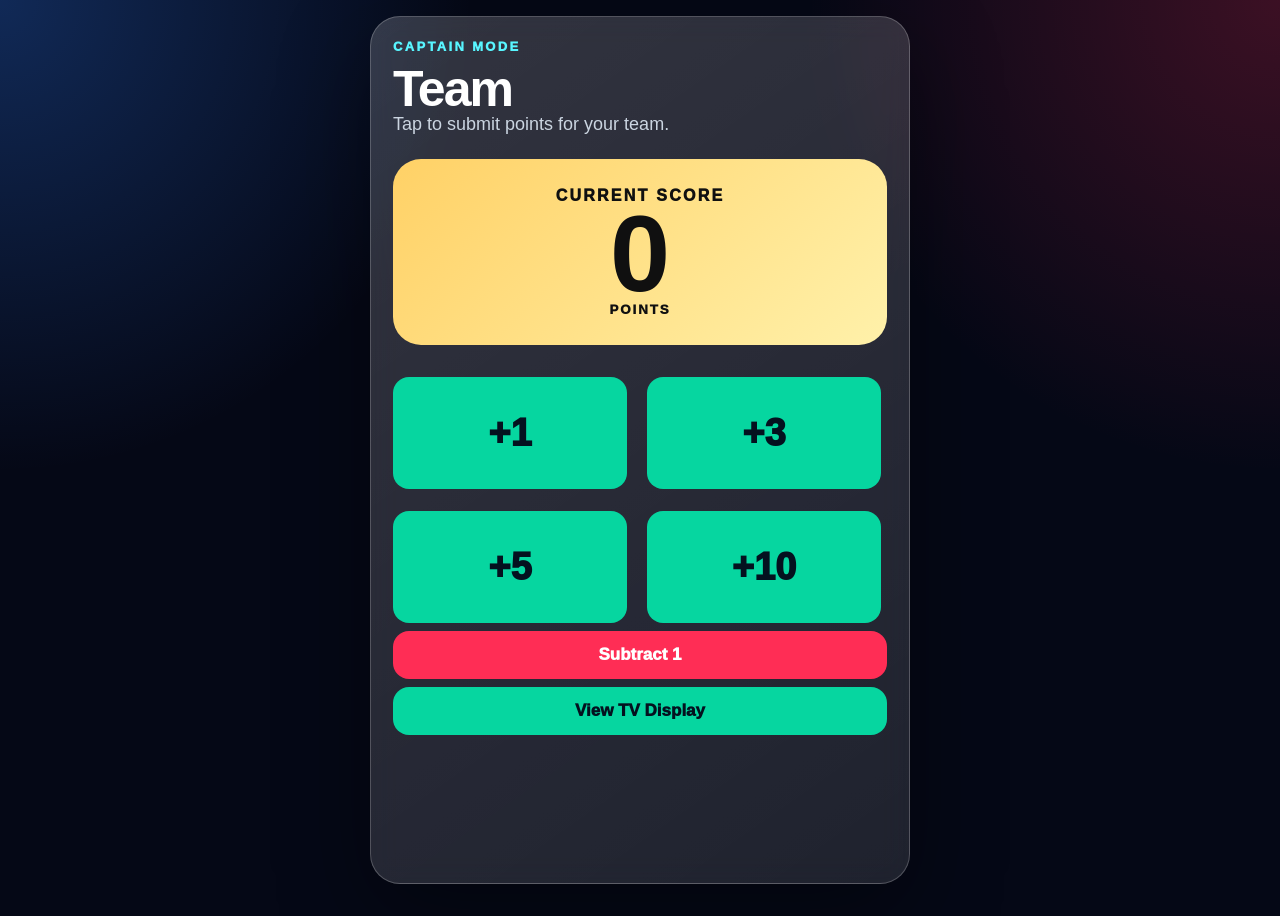
<file: captain.html>
<!DOCTYPE html>
<html lang="en">
<head>
  <meta charset="UTF-8" />
  <meta name="viewport" content="width=device-width, initial-scale=1.0" />
  <title>Captain Score Entry</title>
  <link rel="stylesheet" href="style.css" />
</head>
<body class="captain">
  <div class="captain-shell glass">
    <div class="section-label">Captain Mode</div>
    <h1 id="teamName">Team</h1>
    <p>Tap to submit points for your team.</p>

    <div class="captain-score">
      <span>Current Score</span>
      <strong id="captainScore">0</strong>
      <small>points</small>
    </div>

    <div class="score-buttons">
      <button onclick="captainAdd(1)">+1</button>
      <button onclick="captainAdd(3)">+3</button>
      <button onclick="captainAdd(5)">+5</button>
      <button onclick="captainAdd(10)">+10</button>
    </div>

    <button class="danger full" onclick="captainAdd(-1)">Subtract 1</button>
    <a href="index.html" class="nav-button full-link">View TV Display</a>
  </div>
  <script src="app.js"></script>
</body>
</html>
</file>
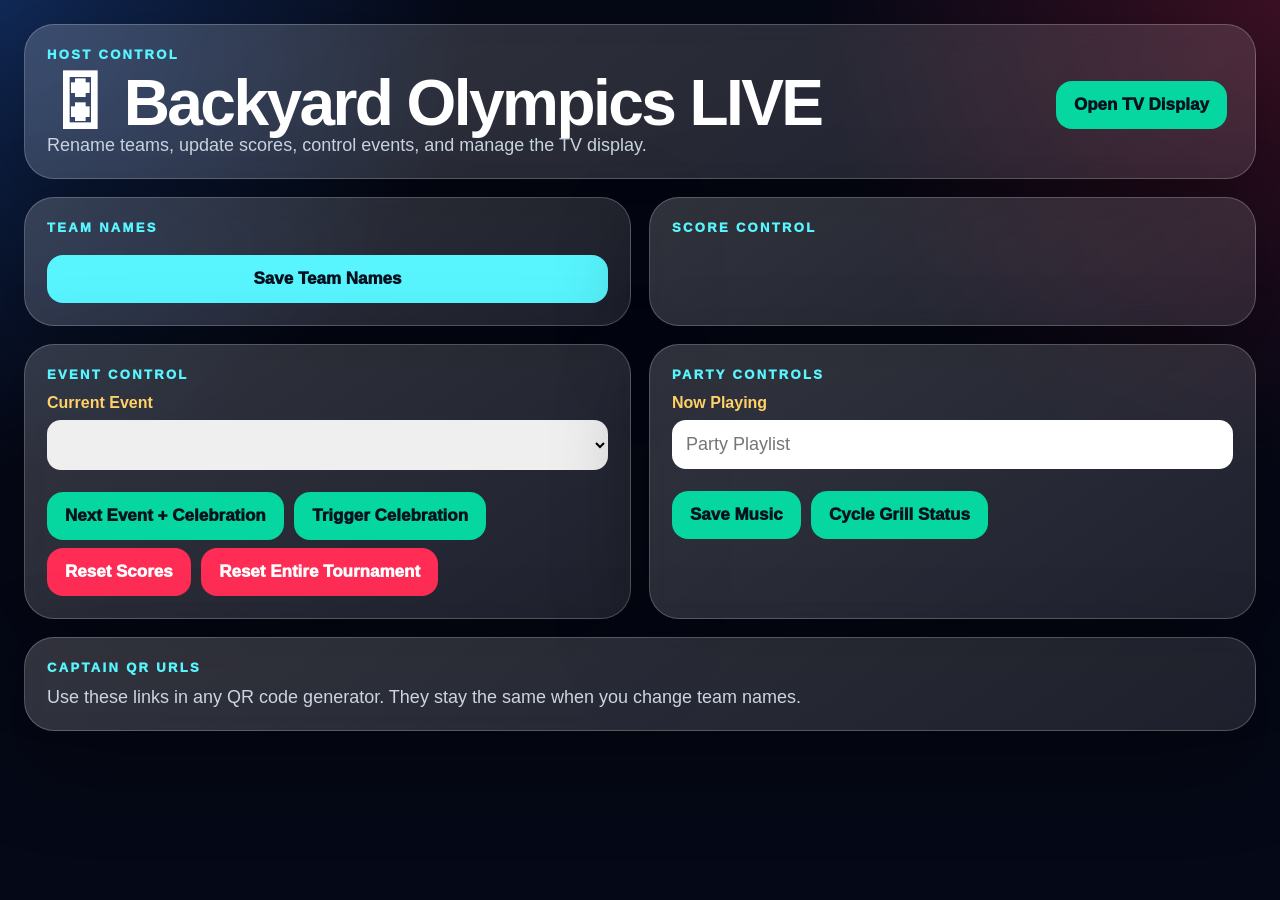
<file: host.html>
<!DOCTYPE html>
<html lang="en">
<head>
  <meta charset="UTF-8" />
  <meta name="viewport" content="width=device-width, initial-scale=1.0" />
  <title>Host Control Panel</title>
  <link rel="stylesheet" href="style.css" />
</head>
<body class="control">
  <div class="control-shell">
    <header class="control-header glass">
      <div>
        <div class="section-label">Host Control</div>
        <h1>🎛 Backyard Olympics LIVE</h1>
        <p>Rename teams, update scores, control events, and manage the TV display.</p>
      </div>
      <a href="index.html" class="nav-button">Open TV Display</a>
    </header>

    <main class="control-grid">
      <section class="glass">
        <div class="section-label">Team Names</div>
        <div id="teamEditor"></div>
        <button class="primary" onclick="saveTeamNames()">Save Team Names</button>
      </section>

      <section class="glass">
        <div class="section-label">Score Control</div>
        <div id="scoreEditor"></div>
      </section>

      <section class="glass">
        <div class="section-label">Event Control</div>
        <label>Current Event</label>
        <select id="eventSelect" onchange="setEventFromHost(this.value)"></select>
        <button onclick="nextEvent()">Next Event + Celebration</button>
        <button onclick="showCelebration()">Trigger Celebration</button>
        <button class="danger" onclick="resetScores()">Reset Scores</button>
        <button class="danger" onclick="resetTournament()">Reset Entire Tournament</button>
      </section>

      <section class="glass">
        <div class="section-label">Party Controls</div>
        <label>Now Playing</label>
        <input id="hostMusicInput" placeholder="Party Playlist" />
        <button onclick="saveHostMusic()">Save Music</button>
        <button onclick="cycleGrill()">Cycle Grill Status</button>
      </section>

      <section class="glass wide">
        <div class="section-label">Captain QR URLs</div>
        <p>Use these links in any QR code generator. They stay the same when you change team names.</p>
        <div id="qrUrls"></div>
      </section>
    </main>
  </div>
  <div id="celebration" class="celebration hidden">
    <div>🎆</div>
    <strong>EVENT COMPLETE</strong>
    <span>Backyard Olympics LIVE</span>
  </div>
  <script src="app.js"></script>
</body>
</html>
</file>
<file: style.css>
:root {
  --red: #ff2d55;
  --blue: #2f80ff;
  --cyan: #58f5ff;
  --gold: #ffd166;
  --green: #06d6a0;
  --dark: #030712;
  --panel: rgba(255,255,255,.105);
  --panel2: rgba(255,255,255,.18);
  --line: rgba(255,255,255,.22);
  --muted: #cbd5e1;
}

* { box-sizing: border-box; }

body {
  margin: 0;
  font-family: Arial, Helvetica, sans-serif;
  color: white;
  background: var(--dark);
  overflow-x: hidden;
}

.tv {
  min-height: 100vh;
  overflow: hidden;
}

.stadium-bg {
  position: fixed;
  inset: 0;
  background:
    radial-gradient(circle at 20% 15%, rgba(255,45,85,.38), transparent 28%),
    radial-gradient(circle at 82% 10%, rgba(47,128,255,.45), transparent 30%),
    radial-gradient(circle at 52% 100%, rgba(255,209,102,.22), transparent 34%),
    linear-gradient(135deg, #040816, #09111f 48%, #030712);
  z-index: -3;
}

.stadium-bg::before {
  content: "";
  position: absolute;
  inset: -40%;
  background-image:
    linear-gradient(rgba(255,255,255,.06) 1px, transparent 1px),
    linear-gradient(90deg, rgba(255,255,255,.06) 1px, transparent 1px);
  background-size: 80px 80px;
  transform: rotate(8deg);
  animation: drift 28s linear infinite;
  z-index: -2;
}

.stadium-bg::after {
  content: "";
  position: absolute;
  inset: 0;
  background: repeating-linear-gradient(
    90deg,
    rgba(255,255,255,.035) 0px,
    rgba(255,255,255,.035) 2px,
    transparent 2px,
    transparent 8px
  );
  opacity: .35;
  z-index: -1;
}

@keyframes drift {
  from { transform: rotate(8deg) translateX(0); }
  to { transform: rotate(8deg) translateX(160px); }
}

.screen {
  min-height: 100vh;
  padding: 24px;
  display: flex;
  flex-direction: column;
  gap: 18px;
}

.broadcast-header {
  display: flex;
  justify-content: space-between;
  align-items: center;
  gap: 18px;
  padding: 18px 22px;
  border-radius: 28px;
  background: linear-gradient(135deg, rgba(255,255,255,.18), rgba(255,255,255,.07));
  border: 1px solid var(--line);
  box-shadow: 0 30px 80px rgba(0,0,0,.38);
}

.live-badge {
  display: inline-flex;
  align-items: center;
  gap: 8px;
  background: rgba(255,45,85,.22);
  color: white;
  border: 1px solid rgba(255,45,85,.6);
  border-radius: 999px;
  padding: 7px 13px;
  font-weight: 900;
  letter-spacing: .12em;
}

.live-badge span {
  width: 10px;
  height: 10px;
  background: var(--red);
  border-radius: 50%;
  box-shadow: 0 0 25px var(--red);
  animation: blink 1s infinite alternate;
}

@keyframes blink { from { opacity: .4; } to { opacity: 1; } }

h1 {
  margin: 8px 0 2px;
  font-size: clamp(36px, 5vw, 74px);
  letter-spacing: -.04em;
  line-height: .92;
}

h1 em {
  color: var(--gold);
  font-style: normal;
  text-shadow: 0 0 30px rgba(255,209,102,.55);
}

p {
  margin: 0;
  color: var(--muted);
  font-size: 18px;
}

.header-stats {
  display: flex;
  gap: 12px;
}

.header-stats div {
  min-width: 150px;
  text-align: center;
  padding: 16px;
  border-radius: 22px;
  background: rgba(0,0,0,.32);
  border: 1px solid rgba(255,255,255,.16);
}

.header-stats strong {
  display: block;
  font-size: 24px;
  color: var(--cyan);
}

.header-stats span {
  display: block;
  color: var(--muted);
  font-size: 11px;
  letter-spacing: .16em;
  margin-top: 5px;
}

.broadcast-grid {
  flex: 1;
  display: grid;
  grid-template-columns: 1.45fr .9fr;
  grid-template-rows: 1.2fr .8fr;
  gap: 18px;
}

.glass {
  background: linear-gradient(145deg, var(--panel2), var(--panel));
  border: 1px solid var(--line);
  border-radius: 30px;
  padding: 22px;
  box-shadow: 0 30px 90px rgba(0,0,0,.38);
  backdrop-filter: blur(14px);
}

.section-label {
  color: var(--cyan);
  text-transform: uppercase;
  font-weight: 1000;
  font-size: 13px;
  letter-spacing: .18em;
  margin-bottom: 12px;
}

.main-event {
  position: relative;
  overflow: hidden;
}

.main-event::after {
  content: "";
  position: absolute;
  inset: auto -20% -35% -20%;
  height: 50%;
  background: radial-gradient(circle, rgba(255,209,102,.22), transparent 60%);
  pointer-events: none;
}

.event-title {
  font-size: clamp(48px, 7vw, 104px);
  font-weight: 1000;
  line-height: .9;
  text-transform: uppercase;
  text-shadow: 0 0 34px rgba(88,245,255,.42);
}

.matchup {
  position: relative;
  z-index: 1;
  display: grid;
  grid-template-columns: 1fr 92px 1fr;
  gap: 18px;
  align-items: center;
  margin: 22px 0;
}

.match-team {
  min-height: 245px;
  border-radius: 30px;
  padding: 24px;
  background:
    linear-gradient(135deg, rgba(47,128,255,.3), rgba(255,45,85,.16)),
    rgba(0,0,0,.32);
  border: 1px solid rgba(255,255,255,.16);
  display: flex;
  flex-direction: column;
  justify-content: space-between;
}

.match-team.right {
  background:
    linear-gradient(135deg, rgba(255,45,85,.28), rgba(255,209,102,.18)),
    rgba(0,0,0,.32);
}

.team-number {
  color: var(--muted);
  font-size: 12px;
  font-weight: 900;
  letter-spacing: .16em;
}

.match-team h2 {
  font-size: clamp(28px, 3.3vw, 52px);
  margin: 12px 0;
  line-height: .95;
}

.big-score {
  font-size: clamp(74px, 8vw, 135px);
  font-weight: 1000;
  color: var(--gold);
  line-height: .85;
  text-shadow: 0 0 35px rgba(255,209,102,.5);
}

.vs-stack {
  display: grid;
  place-items: center;
  position: relative;
}

.vs {
  width: 92px;
  height: 92px;
  border-radius: 50%;
  display: grid;
  place-items: center;
  background: linear-gradient(135deg, var(--red), var(--gold));
  color: white;
  font-weight: 1000;
  font-size: 27px;
  box-shadow: 0 0 40px rgba(255,45,85,.5);
  z-index: 2;
}

.pulse-ring {
  position: absolute;
  width: 130px;
  height: 130px;
  border: 2px solid rgba(255,209,102,.48);
  border-radius: 50%;
  animation: pulse 1.7s infinite ease-out;
}

@keyframes pulse {
  from { transform: scale(.75); opacity: .75; }
  to { transform: scale(1.25); opacity: 0; }
}

.event-strip {
  position: relative;
  z-index: 1;
  display: flex;
  gap: 10px;
  flex-wrap: wrap;
}

.event-strip span {
  background: rgba(0,0,0,.32);
  border: 1px solid rgba(255,255,255,.14);
  border-radius: 999px;
  padding: 12px 15px;
  color: var(--muted);
}

.standings {
  grid-row: span 2;
}

.leaderboard {
  display: flex;
  flex-direction: column;
  gap: 11px;
}

.team-row {
  display: grid;
  grid-template-columns: 54px 1fr 72px;
  gap: 12px;
  align-items: center;
  min-height: 61px;
  padding: 12px;
  border-radius: 20px;
  background: rgba(0,0,0,.30);
  border: 1px solid rgba(255,255,255,.12);
  font-size: clamp(17px, 1.8vw, 24px);
}

.team-row:first-child {
  background: linear-gradient(90deg, rgba(255,209,102,.95), rgba(255,255,255,.14));
  color: #0b1020;
  box-shadow: 0 0 35px rgba(255,209,102,.25);
}

.rank {
  font-weight: 1000;
  text-align: center;
}

.team-name {
  font-weight: 900;
}

.score-pill {
  justify-self: end;
  background: rgba(255,255,255,.14);
  border-radius: 999px;
  padding: 8px 10px;
  font-weight: 1000;
}

.party-grid {
  display: grid;
  grid-template-columns: repeat(4, 1fr);
  gap: 14px;
}

.party-tile {
  min-height: 130px;
  border-radius: 22px;
  padding: 16px;
  background: rgba(0,0,0,.32);
  border: 1px solid rgba(255,255,255,.14);
}

.party-tile span {
  font-size: 35px;
}

.party-tile strong {
  display: block;
  margin-top: 9px;
  font-size: 20px;
}

.party-tile small {
  display: block;
  color: var(--muted);
  margin-top: 4px;
  text-transform: uppercase;
  letter-spacing: .1em;
}

.schedule-list {
  display: grid;
  grid-template-columns: repeat(3, 1fr);
  gap: 11px;
}

.schedule-item {
  background: rgba(0,0,0,.32);
  border: 1px solid rgba(255,255,255,.14);
  border-radius: 18px;
  padding: 13px;
}

.schedule-item strong {
  display: block;
  color: var(--gold);
  margin-top: 6px;
}

.ticker {
  height: 50px;
  overflow: hidden;
  border-radius: 20px;
  background: linear-gradient(90deg, rgba(255,45,85,.35), rgba(47,128,255,.35));
  border: 1px solid var(--line);
}

.ticker-track {
  display: inline-flex;
  gap: 45px;
  align-items: center;
  height: 100%;
  white-space: nowrap;
  padding-left: 100%;
  animation: ticker 28s linear infinite;
  font-weight: 900;
  letter-spacing: .04em;
}

@keyframes ticker {
  from { transform: translateX(0); }
  to { transform: translateX(-100%); }
}

.control, .captain {
  min-height: 100vh;
  background:
    radial-gradient(circle at top left, rgba(47,128,255,.28), transparent 30%),
    radial-gradient(circle at top right, rgba(255,45,85,.22), transparent 30%),
    #050816;
}

.control-shell {
  padding: 24px;
}

.control-header {
  display: flex;
  justify-content: space-between;
  gap: 18px;
  align-items: center;
  margin-bottom: 18px;
}

.control-grid {
  display: grid;
  grid-template-columns: 1fr 1fr;
  gap: 18px;
}

.wide {
  grid-column: span 2;
}

button, .nav-button {
  border: 0;
  border-radius: 16px;
  padding: 14px 18px;
  margin: 8px 6px 0 0;
  background: var(--green);
  color: #04111f;
  font-size: 17px;
  font-weight: 1000;
  cursor: pointer;
  text-decoration: none;
  display: inline-block;
}

button.primary {
  width: 100%;
  background: var(--cyan);
}

button.danger {
  background: var(--red);
  color: white;
}

input, select {
  width: 100%;
  border: 0;
  border-radius: 14px;
  padding: 14px;
  margin: 8px 0 14px;
  font-size: 18px;
}

label {
  font-weight: 900;
  color: var(--gold);
}

.editor-row {
  display: grid;
  grid-template-columns: 90px 1fr;
  gap: 12px;
  align-items: center;
}

.score-row {
  display: grid;
  grid-template-columns: 1fr 75px 64px 64px;
  gap: 10px;
  align-items: center;
  margin-bottom: 10px;
}

.qr-url {
  padding: 12px;
  border-radius: 14px;
  background: rgba(0,0,0,.32);
  margin-bottom: 10px;
  word-break: break-all;
}

.captain-shell {
  max-width: 540px;
  min-height: calc(100vh - 32px);
  margin: 16px auto;
}

.captain h1 {
  font-size: 50px;
}

.captain-score {
  margin: 24px 0;
  border-radius: 28px;
  background: linear-gradient(135deg, var(--gold), #fff1aa);
  color: #101010;
  text-align: center;
  padding: 28px;
}

.captain-score span, .captain-score small {
  display: block;
  font-weight: 1000;
  text-transform: uppercase;
  letter-spacing: .14em;
}

.captain-score strong {
  display: block;
  font-size: 108px;
  line-height: .9;
}

.score-buttons {
  display: grid;
  grid-template-columns: 1fr 1fr;
  gap: 14px;
}

.score-buttons button {
  min-height: 112px;
  font-size: 38px;
}

.full, .full-link {
  width: 100%;
  text-align: center;
}

.celebration {
  position: fixed;
  inset: 0;
  display: grid;
  place-items: center;
  text-align: center;
  background:
    radial-gradient(circle, rgba(255,209,102,.35), transparent 35%),
    rgba(3,7,18,.92);
  z-index: 100;
  animation: pop .7s infinite alternate;
}

.celebration div {
  font-size: 110px;
}

.celebration strong {
  display: block;
  color: var(--gold);
  font-size: clamp(44px, 8vw, 110px);
  line-height: .9;
  text-shadow: 0 0 50px rgba(255,209,102,.7);
}

.celebration span {
  color: var(--cyan);
  font-size: 26px;
  font-weight: 900;
  letter-spacing: .16em;
}

.hidden {
  display: none;
}

@keyframes pop {
  from { transform: scale(1); }
  to { transform: scale(1.035); }
}

@media (max-width: 1000px) {
  .broadcast-header, .control-header {
    flex-direction: column;
    align-items: flex-start;
  }

  .broadcast-grid, .control-grid {
    grid-template-columns: 1fr;
  }

  .standings, .wide {
    grid-column: auto;
    grid-row: auto;
  }

  .matchup {
    grid-template-columns: 1fr;
  }

  .vs-stack {
    min-height: 80px;
  }

  .party-grid, .schedule-list {
    grid-template-columns: 1fr 1fr;
  }

  .score-row {
    grid-template-columns: 1fr;
  }
}
</file>
